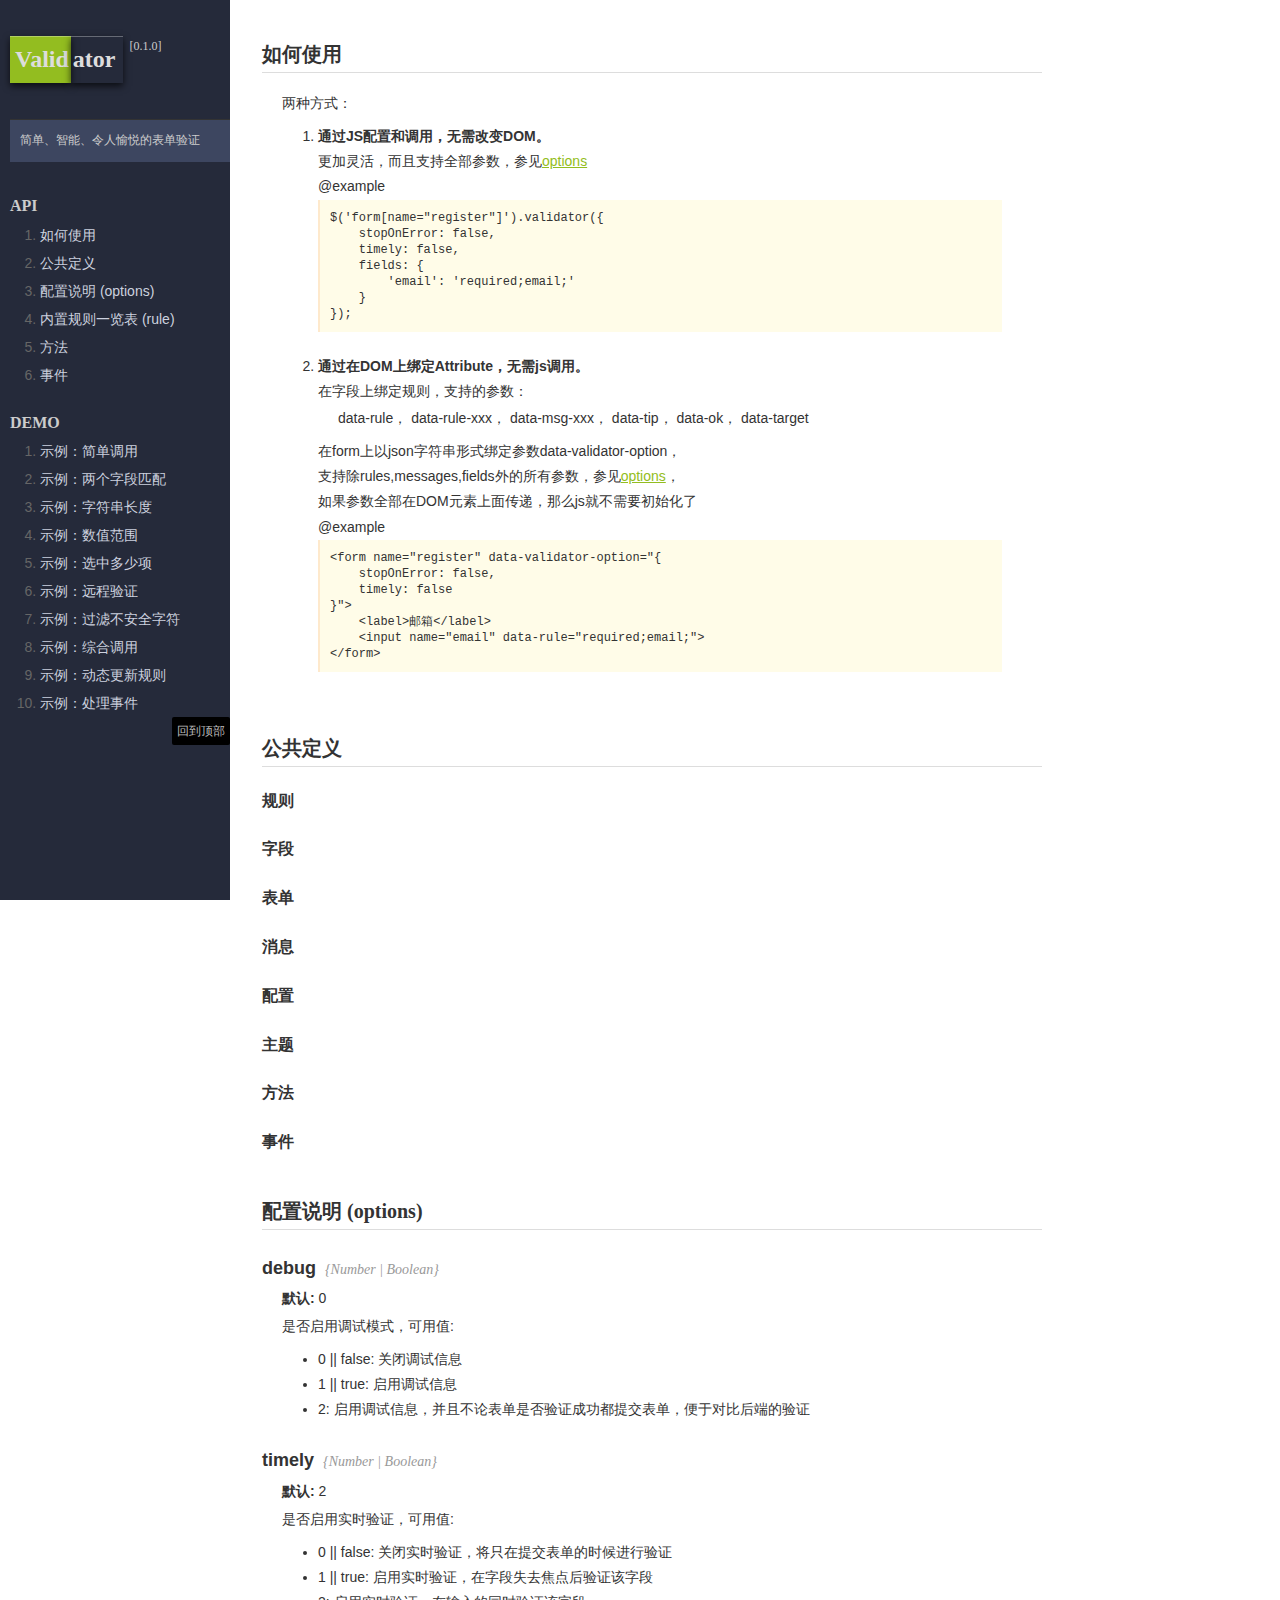
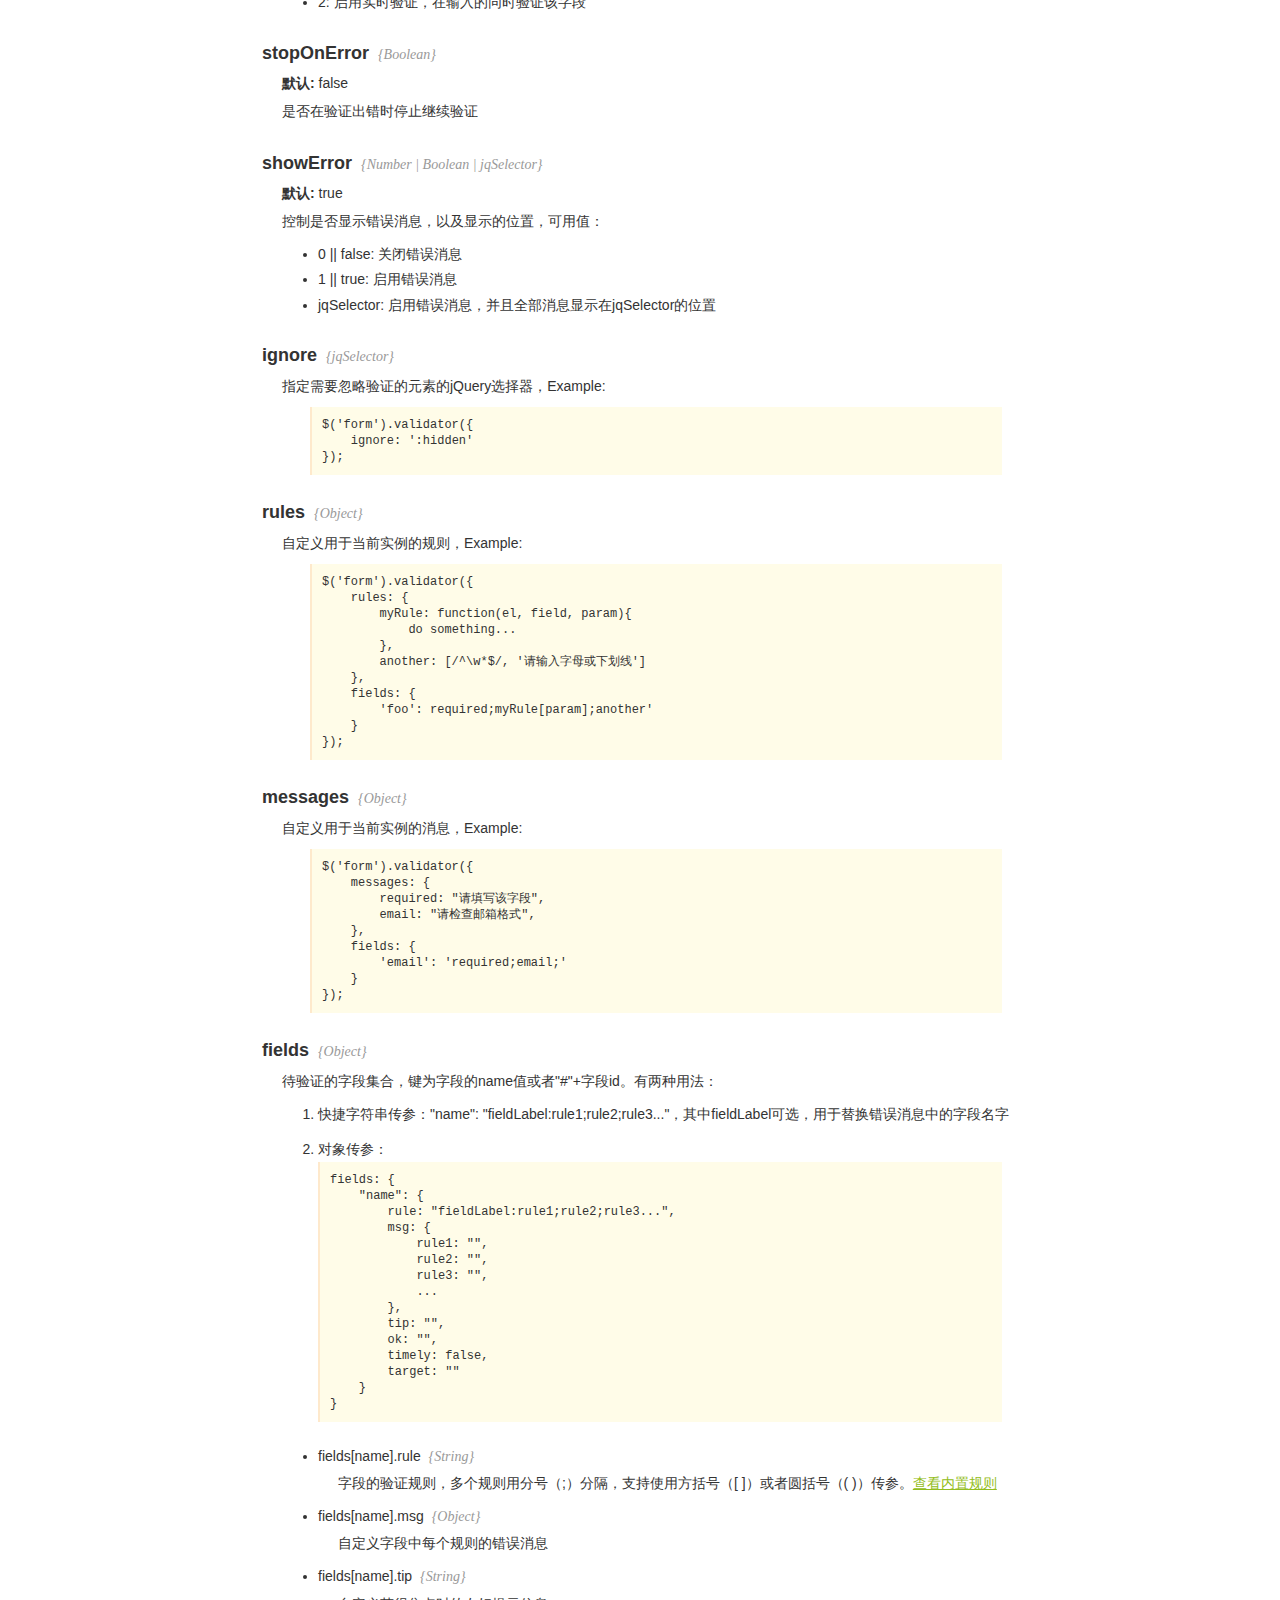
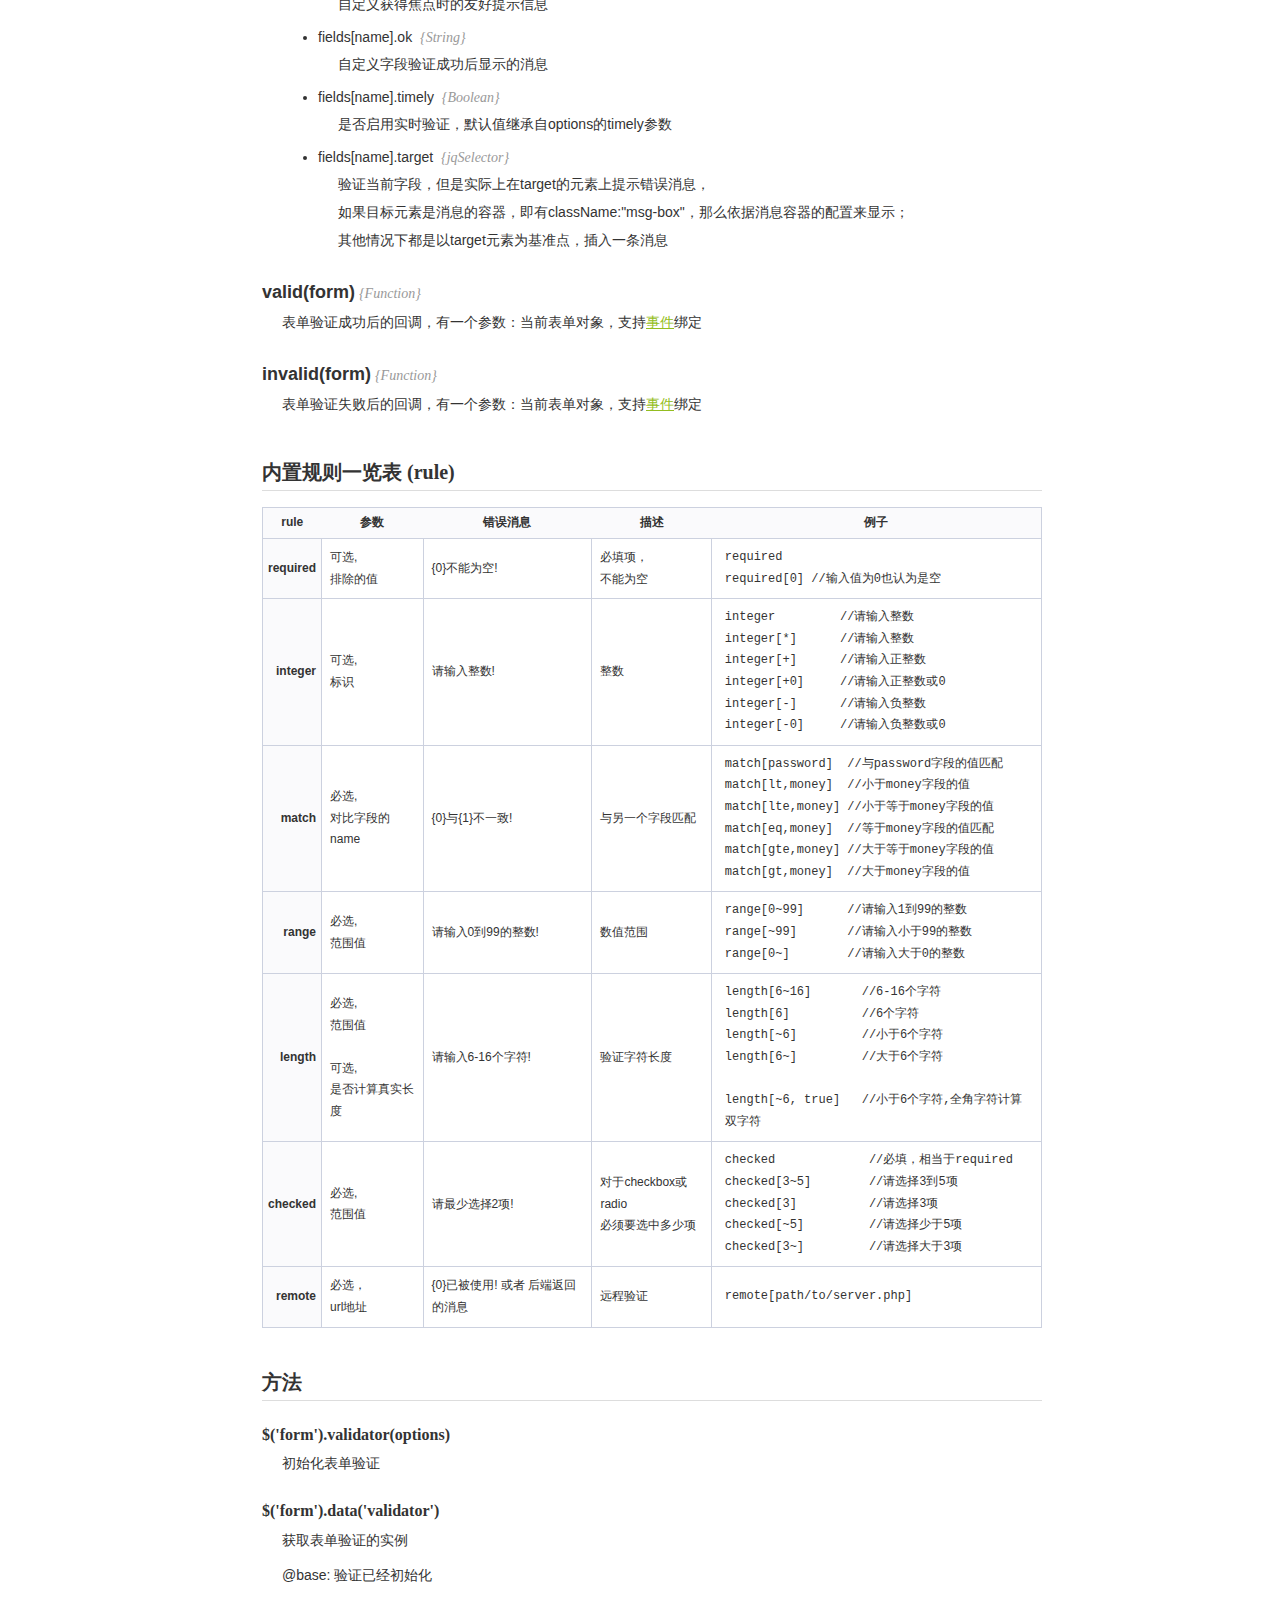
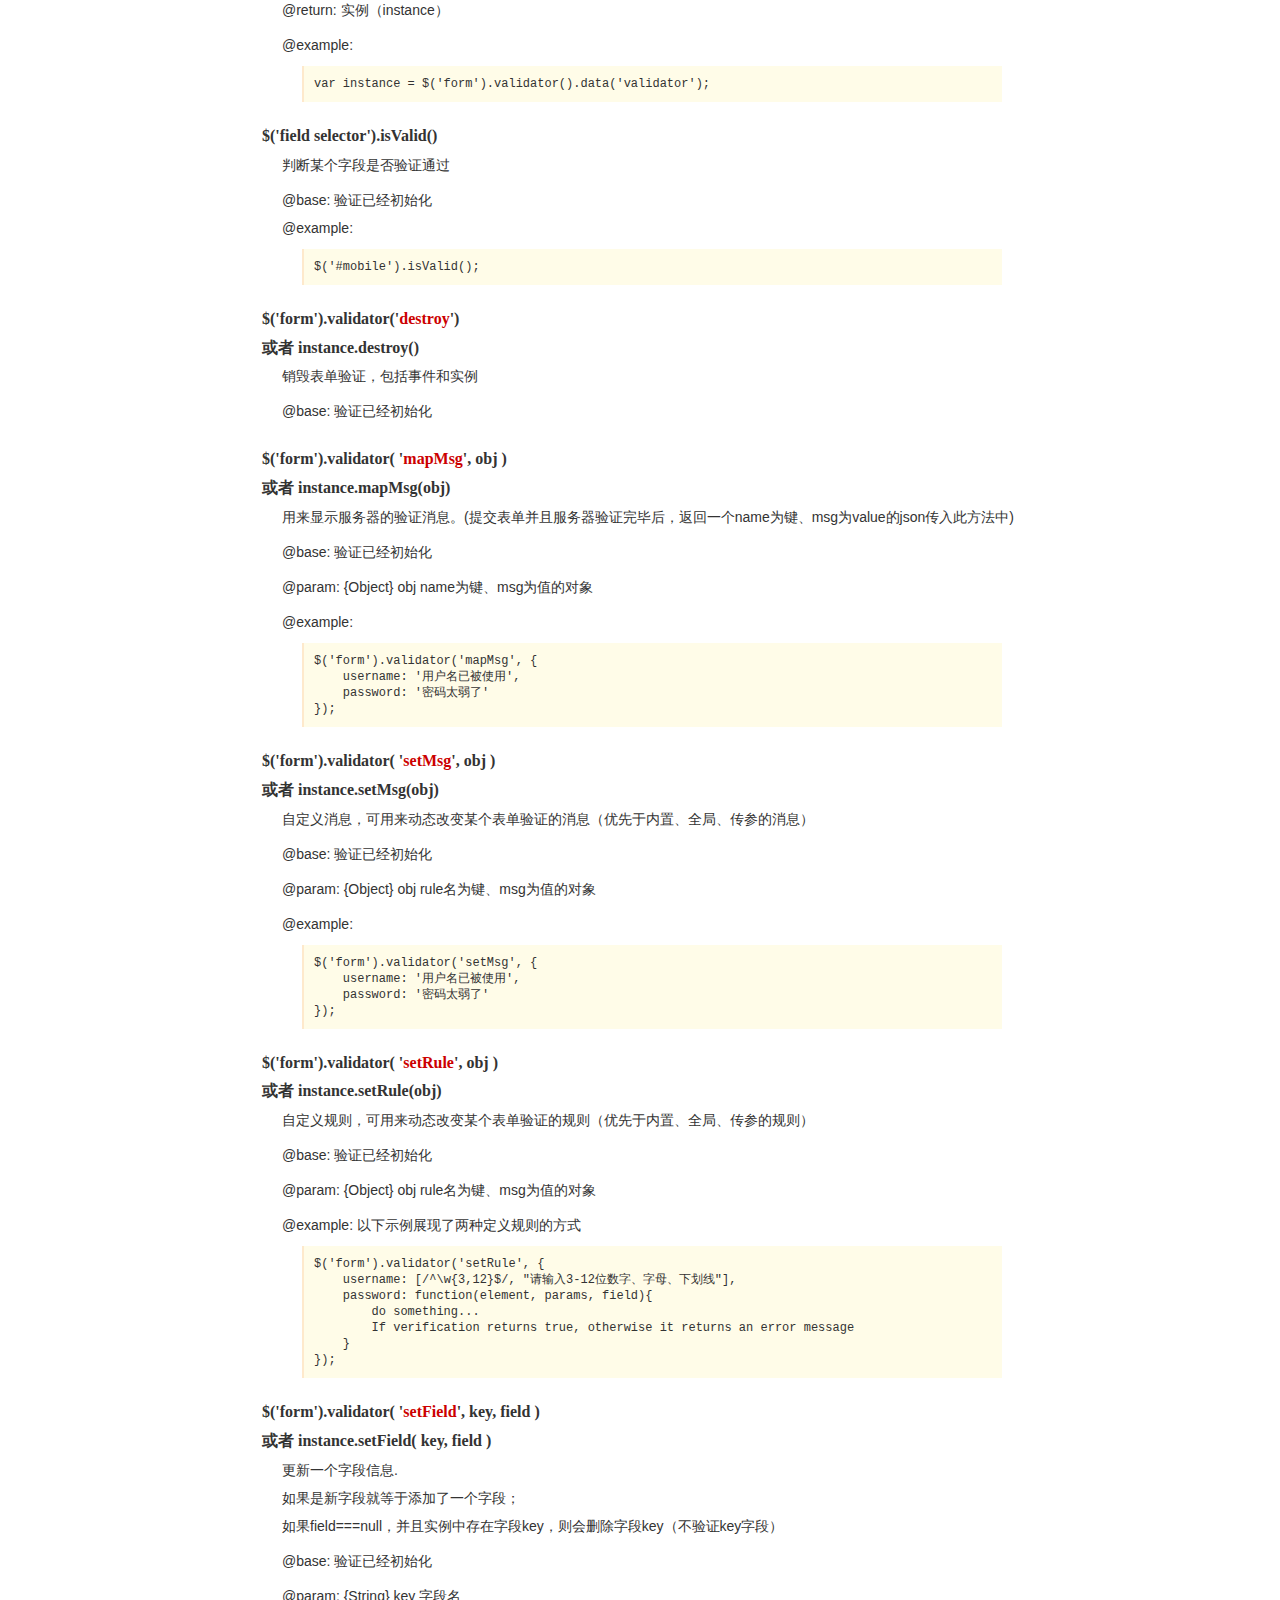
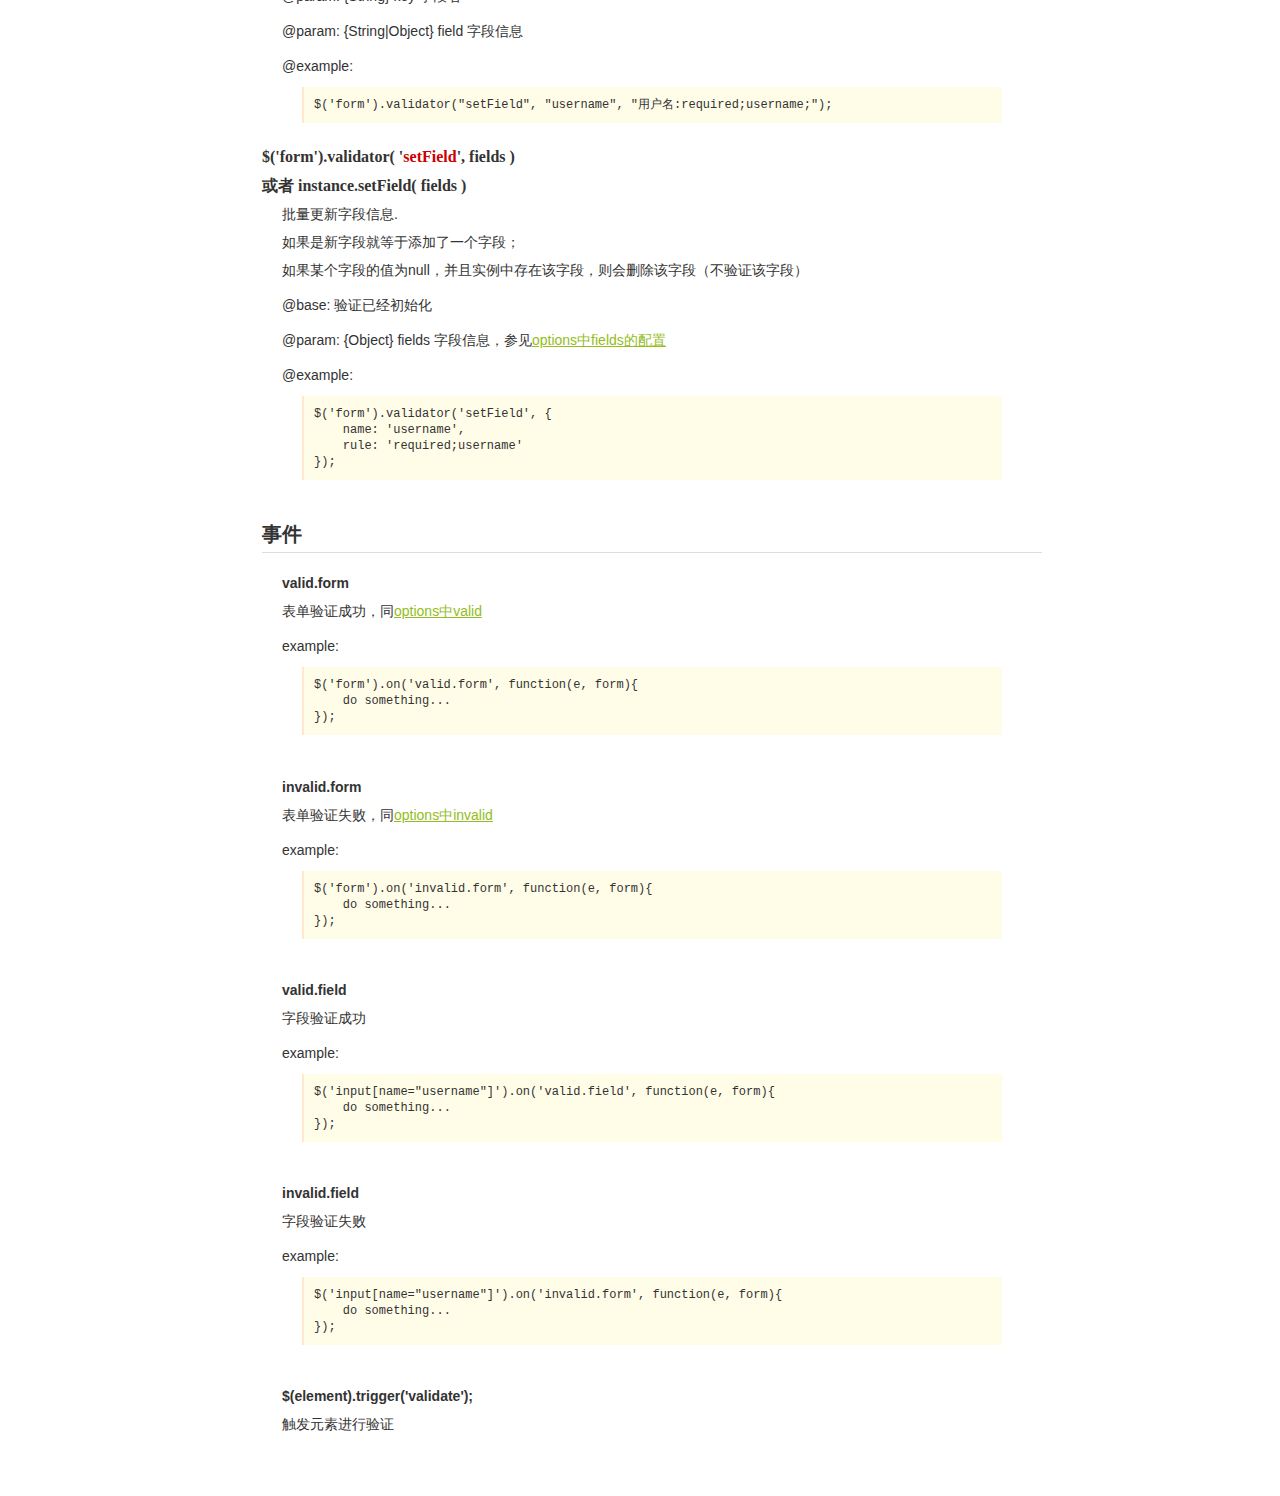
<file: index.html>
<!DOCTYPE html>
<html class="index">
<head>
    <meta charset="utf-8">
    <meta http-equiv="X-UA-Compatible" content="IE=edge,chrome=1">
    <meta name="viewport" content="width=device-width, minimum-scale=1.0">
    <title> Validator </title>
    <meta name="description" content="简单、智能、令人愉悦的表单验证解决方案">
    <link rel="stylesheet" href="css/style.css">
    <script src="js/jquery-1.7.2.min.js"></script>
    <!-- prettify -->
    <link rel="stylesheet" href="js/prettify/prettify.css">
    <script src="js/prettify/prettify.js"></script>
    <!-- plugin -->
    <link rel="stylesheet" href="js/validator/jquery.validator.css">
    <script src="js/validator/jquery.validator.js"></script>
    <script src="js/validator/local/zh_CN.js"></script>
    <script src="js/main.js"></script>
</head>
<body>
<div class="sidebar">
    <h1><span>Valid</span><em>ator</em> <sup class="version">[0.1.0]</sup></h1>
    <div class="description">简单、智能、令人愉悦的表单验证</div>
    <h3>API</h3>
    <ol>
        <li><a href="#plugin_usage">如何使用</a></li>
        <li><a href="#plugin_common">公共定义</a></li>
        <li><a href="#plugin_config">配置说明 (options)</a></li>
        <li><a href="#plugin_rule">内置规则一览表 (rule)</a></li>
        <li><a href="#plugin_method">方法</a></li>
        <li><a href="#plugin_event">事件</a></li>
    </ol>
    <h3>DEMO</h3>
    <ol>
        <li><a href="demos/simple.html">示例：简单调用</a></li>
        <li><a href="demos/match.html">示例：两个字段匹配</a></li>
        <li><a href="demos/length.html">示例：字符串长度</a></li>
        <li><a href="demos/range.html">示例：数值范围</a></li>
        <li><a href="demos/checked.html">示例：选中多少项</a></li>
        <li><a href="demos/remote.html">示例：远程验证</a></li>
        <li><a href="demos/safe.html">示例：过滤不安全字符</a></li>
        <li><a href="#plugin_demo_complex">示例：综合调用</a></li>
        <li><a href="#plugin_demo_update">示例：动态更新规则</a></li>
        <li><a href="#plugin_demo_event">示例：处理事件</a></li>
    </ol>
    <div class="totop"><a href="#">回到顶部</a></div>
</div>
  
  
  <div class="main-wrapper">
    <div class="main">
<!-- API -->

<h2 id="plugin_usage">如何使用</h2>
<p>两种方式：</p>
<ol>
<li><b>通过JS配置和调用，无需改变DOM。</b><br>
更加灵活，而且支持全部参数，参见<a href="#plugin_config">options</a><br>
@example
<pre class="demo">
$('form[name="register"]').validator({
    stopOnError: false,
    timely: false,
    fields: {
        'email': 'required;email;'
    }
});
</pre>
</li>

<li><b>通过在DOM上绑定Attribute，无需js调用。</b><br>
在字段上绑定规则，支持的参数：<br>
<p>data-rule，
data-rule-xxx，
data-msg-xxx，
data-tip，
data-ok，
data-target</p>
在form上以json字符串形式绑定参数data-validator-option，<br>
支持除rules,messages,fields外的所有参数，参见<a href="#plugin_config">options</a>，<br>
如果参数全部在DOM元素上面传递，那么js就不需要初始化了<br>
@example
<pre class="demo">
&lt;form name="register" data-validator-option="{
    stopOnError: false,
    timely: false
}"&gt;
    &lt;label&gt;邮箱&lt;/label&gt;
    &lt;input name="email" data-rule="required;email;"&gt;
&lt;/form&gt;
</pre>
</li>
</ol>

<h2 id="plugin_common">公共定义</h2>

<h3>规则</h3>
<h3>字段</h3>
<h3>表单</h3>
<h3>消息</h3>
<h3>配置</h3>
<h3>主题</h3>
<h3>方法</h3>
<h3>事件</h3>



<h2 id="plugin_config">配置说明 (options)</h2>

<div class="settings">
<h3>debug <em>{Number | Boolean}</em></h3>
<p><b>默认: </b>0<br>
是否启用调试模式，可用值:</p>
<ul>
    <li>0 || false: 关闭调试信息</li>
    <li>1 || true: 启用调试信息</li>
    <li>2: 启用调试信息，并且不论表单是否验证成功都提交表单，便于对比后端的验证</li>
</ul>

<h3>timely <em>{Number | Boolean}</em></h3>
<p><b>默认: </b>2<br>
是否启用实时验证，可用值:</p>
<ul>
    <li>0 || false: 关闭实时验证，将只在提交表单的时候进行验证</li>
    <li>1 || true: 启用实时验证，在字段失去焦点后验证该字段</li>
    <li>2: 启用实时验证，在输入的同时验证该字段</li>
</ul>

<h3>stopOnError <em>{Boolean}</em></h3>
<p><b>默认: </b>false<br>是否在验证出错时停止继续验证</p>

<h3>showError <em>{Number | Boolean | jqSelector}</em></h3>
<p><b>默认: </b>true<br>
控制是否显示错误消息，以及显示的位置，可用值：</p>
<ul>
    <li>0 || false: 关闭错误消息</li>
    <li>1 || true: 启用错误消息</li>
    <li>jqSelector: 启用错误消息，并且全部消息显示在jqSelector的位置</li>
</ul>

<h3>ignore <em>{jqSelector}</em></h3>
<p>指定需要忽略验证的元素的jQuery选择器，Example: </p>
<pre class="demo" style="margin-left:4em">
$('form').validator({
    ignore: ':hidden'
});
</pre>

<h3>rules <em>{Object}</em></h3>
<p>自定义用于当前实例的规则，Example: </p>
<pre class="demo" style="margin-left:4em">
$('form').validator({
    rules: {
        myRule: function(el, field, param){
            do something...
        },
        another: [/^\w*$/, '请输入字母或下划线']
    },
    fields: {
        'foo': required;myRule[param];another'
    }
});
</pre>

<h3>messages <em>{Object}</em></h3>
<p>自定义用于当前实例的消息，Example:</p>
<pre class="demo" style="margin-left:4em">
$('form').validator({
    messages: {
        required: "请填写该字段",
        email: "请检查邮箱格式",
    },
    fields: {
        'email': 'required;email;'
    }
});
</pre>

<h3 id="options_fields">fields <em>{Object}</em></h3>
<p>待验证的字段集合，键为字段的name值或者"#"+字段id。有两种用法：</p>
<ol>
    <li>快捷字符串传参："name": "fieldLabel:rule1;rule2;rule3..."，其中fieldLabel可选，用于替换错误消息中的字段名字</li>
    <li>对象传参：<br>
<pre class="demo">
fields: {
    "name": {
        rule: "fieldLabel:rule1;rule2;rule3...",
        msg: {
            rule1: "",
            rule2: "",
            rule3: "",
            ...
        },
        tip: "",
        ok: "",
        timely: false,
        target: ""
    }
}
</pre>
    </li>
</ol>

<ul>
    <li>fields[name].rule <em>{String}</em><br>
       <p>字段的验证规则，多个规则用分号（;）分隔，支持使用方括号（[ ]）或者圆括号（( )）传参。<a href="#plugin_rule">查看内置规则</a></p> 
    </li>
    <li>fields[name].msg <em>{Object}</em><br>
        <p>自定义字段中每个规则的错误消息</p>
    </li>
    <li>fields[name].tip <em>{String}</em><br>
        <p>自定义获得焦点时的友好提示信息</p>
    </li>
    <li>fields[name].ok <em>{String}</em><br>
        <p>自定义字段验证成功后显示的消息</p>
    </li>
    <li>fields[name].timely <em>{Boolean}</em><br>
        <p>是否启用实时验证，默认值继承自options的timely参数</p>
    </li>
    <li>fields[name].target <em>{jqSelector}</em><br>
        <p>验证当前字段，但是实际上在target的元素上提示错误消息，<br>
        如果目标元素是消息的容器，即有className:"msg-box"，那么依据消息容器的配置来显示；<br>
        其他情况下都是以target元素为基准点，插入一条消息
        </p>
    </li>
</ul>



<h3 id="options_valid">valid(form)<em>{Function}</em></h3>
<p>表单验证成功后的回调，有一个参数：当前表单对象，支持<a href="#plugin_event">事件</a>绑定</p>

<h3 id="options_invalid">invalid(form)<em>{Function}</em></h3>
<p>表单验证失败后的回调，有一个参数：当前表单对象，支持<a href="#plugin_event">事件</a>绑定</p>



</div>

<h2 id="plugin_rule">内置规则一览表 (rule)</h2>
<table class="table">
<thead>
<tr><th>rule</th>
    <th>参数</th>
    <th>错误消息</th>
    <th>描述</th>
    <th>例子</th>
</tr>
</thead>
<tbody>
<tr>
    <th>required</th>
    <td>可选,<br>排除的值</td>
    <td>{0}不能为空!</td>
    <td>
    必填项，<br>不能为空
    </td>
    <td>
<pre>
required
required[0] //输入值为0也认为是空
</pre> 
    </td>
</tr>

<tr>
    <th>integer</th>
    <td>可选,<br>标识</td>
    <td>请输入整数!</td>
    <td>整数</td>
    <td>
<pre>
integer         //请输入整数
integer[*]      //请输入整数
integer[+]      //请输入正整数
integer[+0]     //请输入正整数或0
integer[-]      //请输入负整数
integer[-0]     //请输入负整数或0
</pre> 
    </td>
</tr>

<tr>
    <th>match</th>
    <td>必选,<br>对比字段的name</td>
    <td>{0}与{1}不一致!</td>
    <td>
    与另一个字段匹配
    </td>
    <td>
<pre>
match[password]  //与password字段的值匹配
match[lt,money]  //小于money字段的值
match[lte,money] //小于等于money字段的值
match[eq,money]  //等于money字段的值匹配
match[gte,money] //大于等于money字段的值
match[gt,money]  //大于money字段的值
</pre> 
    </td>
</tr>

<tr>
    <th>range</th>
    <td>必选,<br>范围值</td>
    <td>请输入0到99的整数!</td>
    <td>数值范围</td>
    <td>
<pre>
range[0~99]      //请输入1到99的整数
range[~99]       //请输入小于99的整数
range[0~]        //请输入大于0的整数
</pre>
</td>
</tr>

<tr>
    <th>length</th>
    <td>必选,<br>范围值<br><br>可选,<br>是否计算真实长度</td>
    <td>请输入6-16个字符!</td>
    <td>验证字符长度</td>
    <td>
<pre>
length[6~16]       //6-16个字符
length[6]          //6个字符
length[~6]         //小于6个字符
length[6~]         //大于6个字符

length[~6, true]   //小于6个字符,全角字符计算双字符
</pre> 
    </td>
</tr>

<tr>
    <th>checked</th>
    <td>必选,<br>范围值</td>
    <td>请最少选择2项!</td>
    <td>对于checkbox或radio<br>必须要选中多少项</td>
    <td>
<pre>
checked             //必填，相当于required
checked[3~5]        //请选择3到5项
checked[3]          //请选择3项
checked[~5]         //请选择少于5项
checked[3~]         //请选择大于3项
</pre>
</td>
</tr>

<tr>
    <th>remote</th>
    <td>必选，<br>url地址</td>
    <td>{0}已被使用! 或者 后端返回的消息</td>
    <td>远程验证</td>
    <td>
<pre>
remote[path/to/server.php]
</pre> 
    </td>
</tr>

</tbody>
</table>

<!--方法-->
<h2 id="plugin_method">方法</h2>

<h3>$('form').validator(options)</h3>
<p>初始化表单验证</p>

<h3>$('form').data('validator') </h3>
<p>获取表单验证的实例</p>
<p>@base: 验证已经初始化</p>
<p>@return: 实例（instance）</p>
<p>@example:</p>
<pre class="demo ml40">
var instance = $('form').validator().data('validator');
</pre>

<h3>$('field selector').isValid()</h3>
<p>判断某个字段是否验证通过</p>
<p>@base: 验证已经初始化
<br>@example:
</p>
<pre class="demo ml40">
$('#mobile').isValid();
</pre>

<h3>$('form').validator('<span class="red">destroy</span>') 
<br>或者 instance.destroy()
</h3>
<p>销毁表单验证，包括事件和实例</p>
<p>@base: 验证已经初始化</p>

<h3>$('form').validator( '<span class="red">mapMsg</span>', obj )
<br>或者 instance.mapMsg(obj)
</h3>
<p>用来显示服务器的验证消息。(提交表单并且服务器验证完毕后，返回一个name为键、msg为value的json传入此方法中)</p>
<p>@base: 验证已经初始化</p>
<p>@param: {Object} obj name为键、msg为值的对象</p>
<p>@example:</p>
<pre class="demo ml40">
$('form').validator('mapMsg', {
    username: '用户名已被使用',
    password: '密码太弱了'
});
</pre>

<h3>$('form').validator( '<span class="red">setMsg</span>', obj )
<br>或者 instance.setMsg(obj)
</h3>
<p>自定义消息，可用来动态改变某个表单验证的消息（优先于内置、全局、传参的消息）</p>
<p>@base: 验证已经初始化</p>
<p>@param: {Object} obj rule名为键、msg为值的对象</p>
<p>@example:</p>
<pre class="demo ml40">
$('form').validator('setMsg', {
    username: '用户名已被使用',
    password: '密码太弱了'
});
</pre>

<h3>$('form').validator( '<span class="red">setRule</span>', obj )
<br>或者 instance.setRule(obj)
</h3>
<p>自定义规则，可用来动态改变某个表单验证的规则（优先于内置、全局、传参的规则）</p>
<p>@base: 验证已经初始化</p>
<p>@param: {Object} obj rule名为键、msg为值的对象</p>
<p>@example: 以下示例展现了两种定义规则的方式</p>
<pre class="demo ml40">
$('form').validator('setRule', {
    username: [/^\w{3,12}$/, "请输入3-12位数字、字母、下划线"],
    password: function(element, params, field){
        do something...
        If verification returns true, otherwise it returns an error message
    }
});
</pre>


<h3>$('form').validator( '<span class="red">setField</span>', key, field )
<br>或者 instance.setField( key, field )
</h3>
<p>更新一个字段信息.
<br>如果是新字段就等于添加了一个字段；
<br>如果field===null，并且实例中存在字段key，则会删除字段key（不验证key字段）
</p>
<p>@base: 验证已经初始化</p>
<p>@param: {String} key 字段名</p>
<p>@param: {String|Object} field 字段信息</p>
<p>@example:</p>
<pre class="demo ml40">
$('form').validator("setField", "username", "用户名:required;username;");
</pre>

<h3>$('form').validator( '<span class="red">setField</span>', fields )
<br>或者 instance.setField( fields )
</h3>
<p>批量更新字段信息.
<br>如果是新字段就等于添加了一个字段；
<br>如果某个字段的值为null，并且实例中存在该字段，则会删除该字段（不验证该字段）
</p>
<p>@base: 验证已经初始化</p>
<p>@param: {Object} fields 字段信息，参见<a href="#options_fields">options中fields的配置</a></p>
<p>@example:</p>
<pre class="demo ml40">
$('form').validator('setField', {
    name: 'username', 
    rule: 'required;username'
});
</pre>

<!--事件-->
<h2 id="plugin_event">事件</h2>
<p><b>valid.form</b><br>表单验证成功，同<a href="#options_valid">options中valid</a></p>
<p>example:</p>
<pre class="demo ml40">
$('form').on('valid.form', function(e, form){
    do something...
});
</pre><br>

<p><b>invalid.form</b><br>表单验证失败，同<a href="#options_invalid">options中invalid</a></p>
<p>example:</p>
<pre class="demo ml40">
$('form').on('invalid.form', function(e, form){
    do something...
});
</pre><br>

<p><b>valid.field</b><br>字段验证成功</p>
<p>example:</p>
<pre class="demo ml40">
$('input[name="username"]').on('valid.field', function(e, form){
    do something...
});
</pre><br>

<p><b>invalid.field</b><br>字段验证失败</p>
<p>example:</p>
<pre class="demo ml40">
$('input[name="username"]').on('invalid.form', function(e, form){
    do something...
});
</pre><br>

<p><b>$(element).trigger('validate');</b><br>触发元素进行验证</p>
<br><br>


    </div>
  </div>

<!--div id="footer-wrapper">
  <footer>
    <p class="powered">
        <a href="http://niceue.com">Jony</a>
    </p>
  </footer>
</div-->
  </body>
</html>
</file>
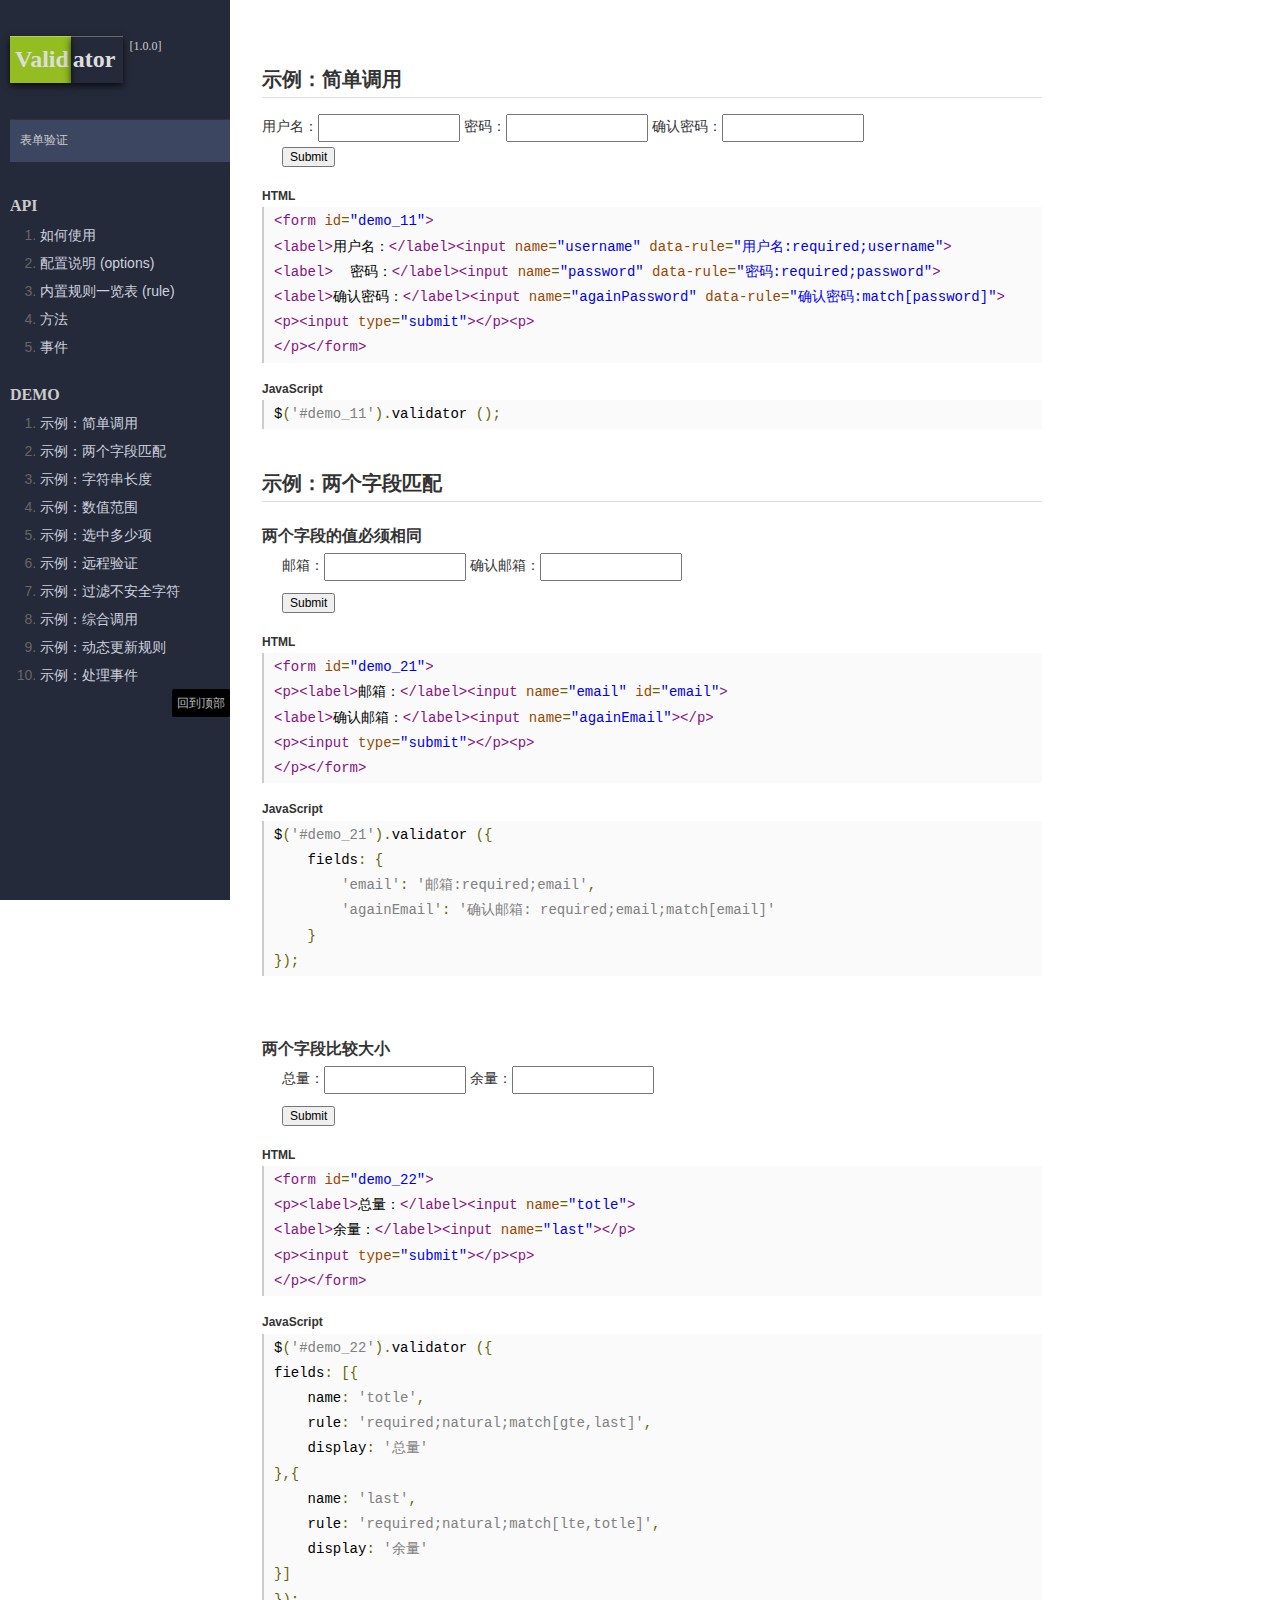
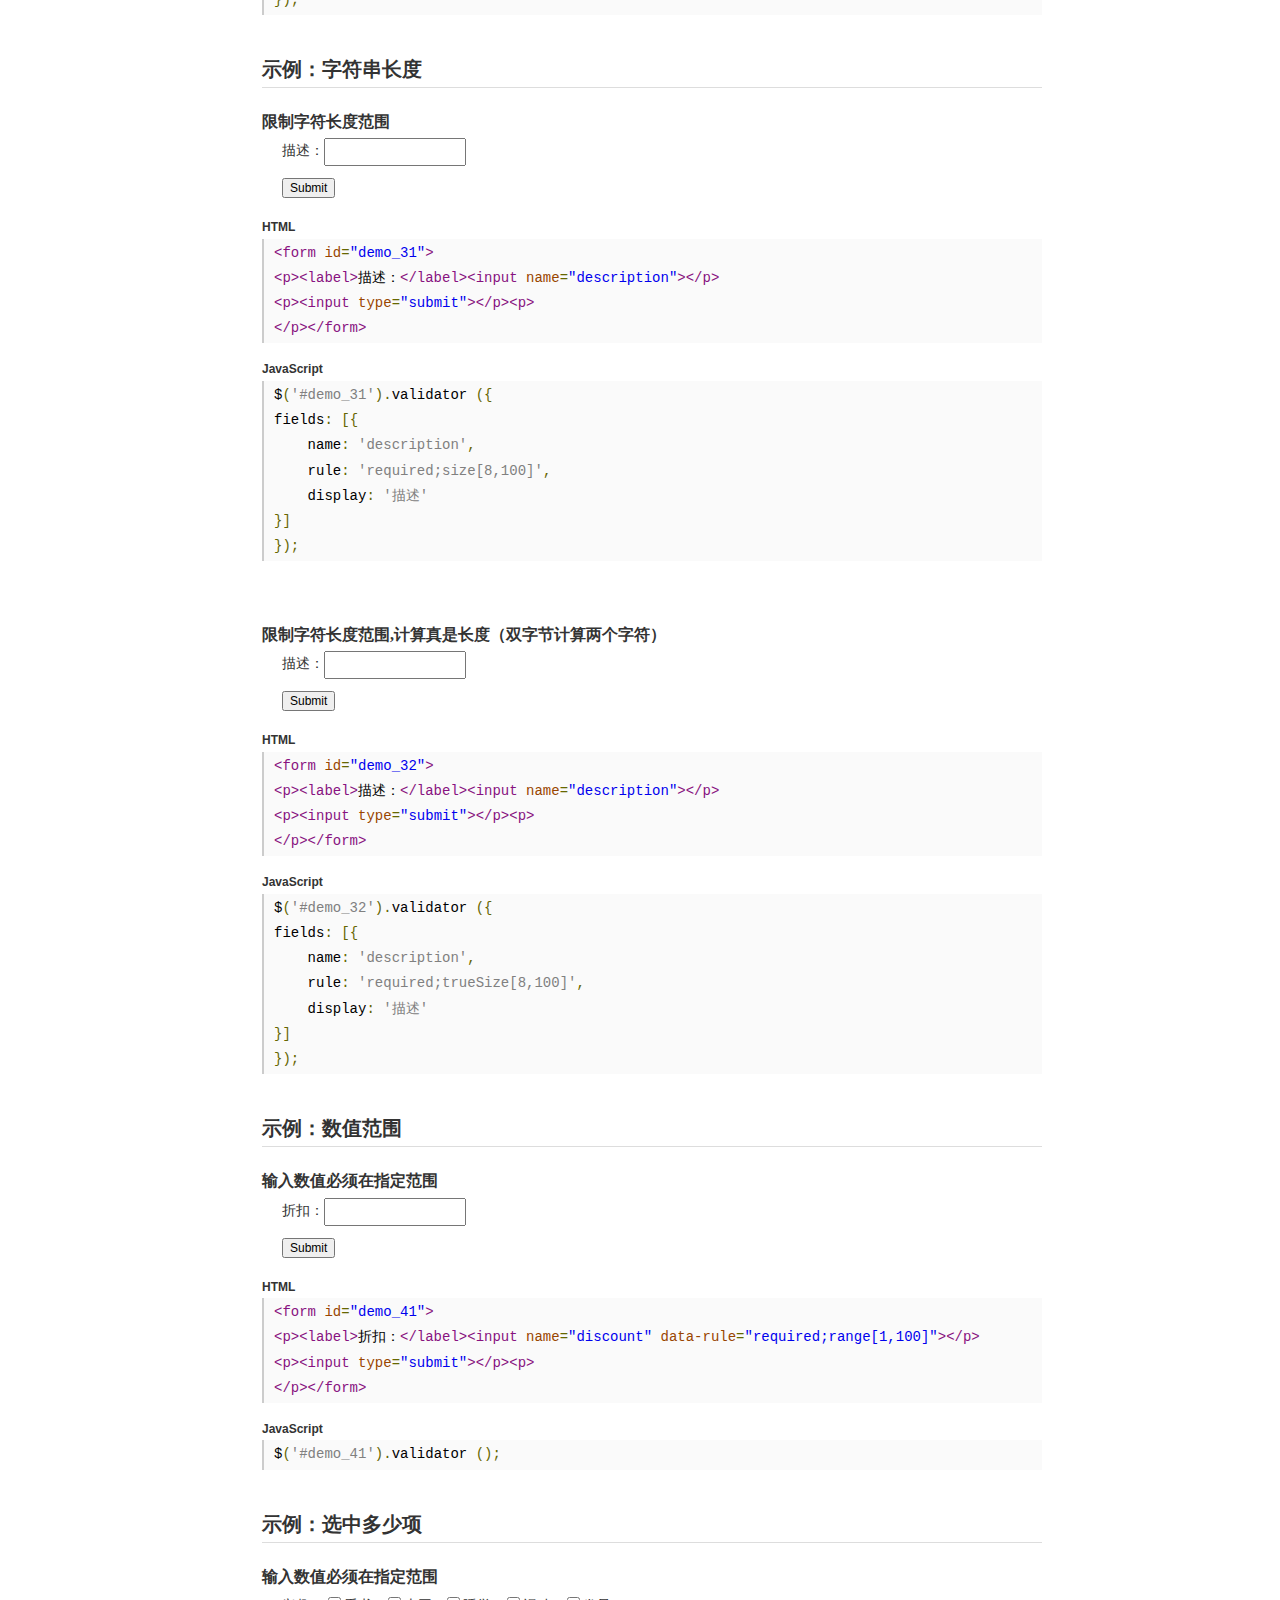
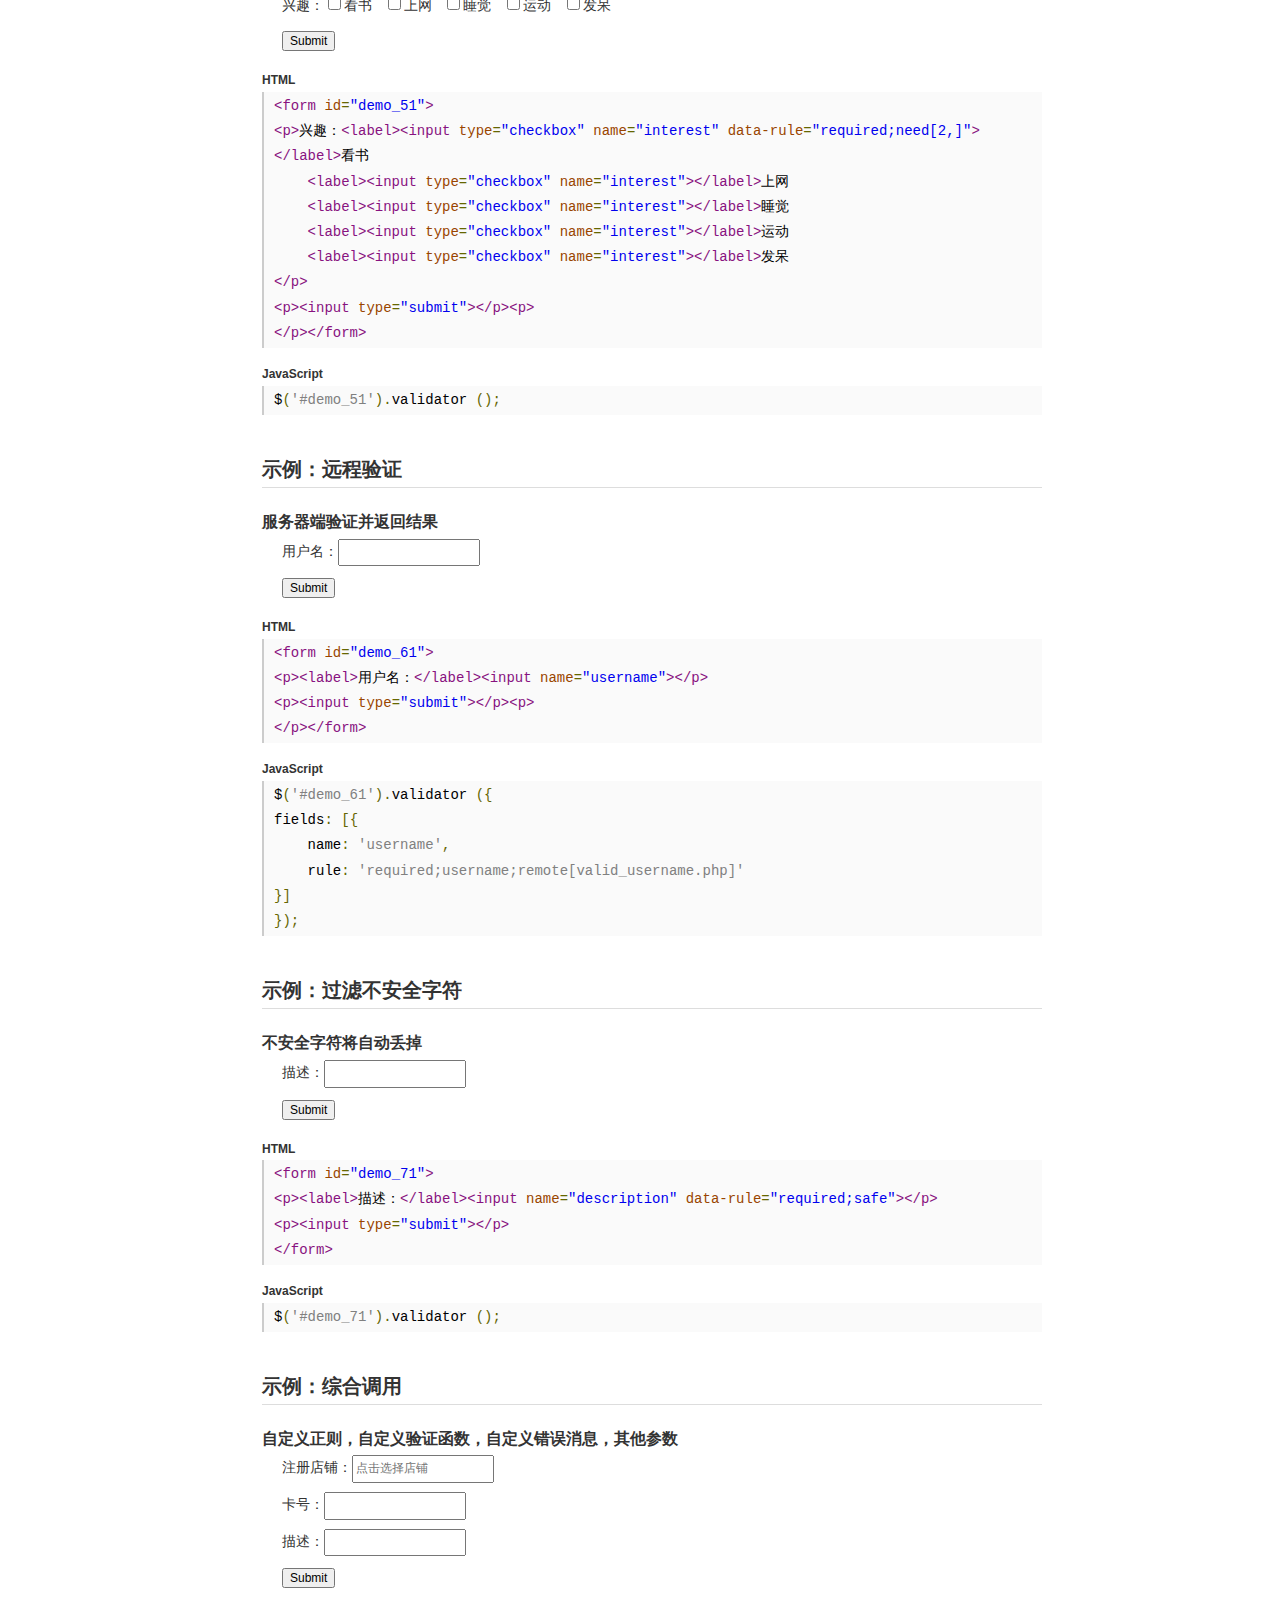
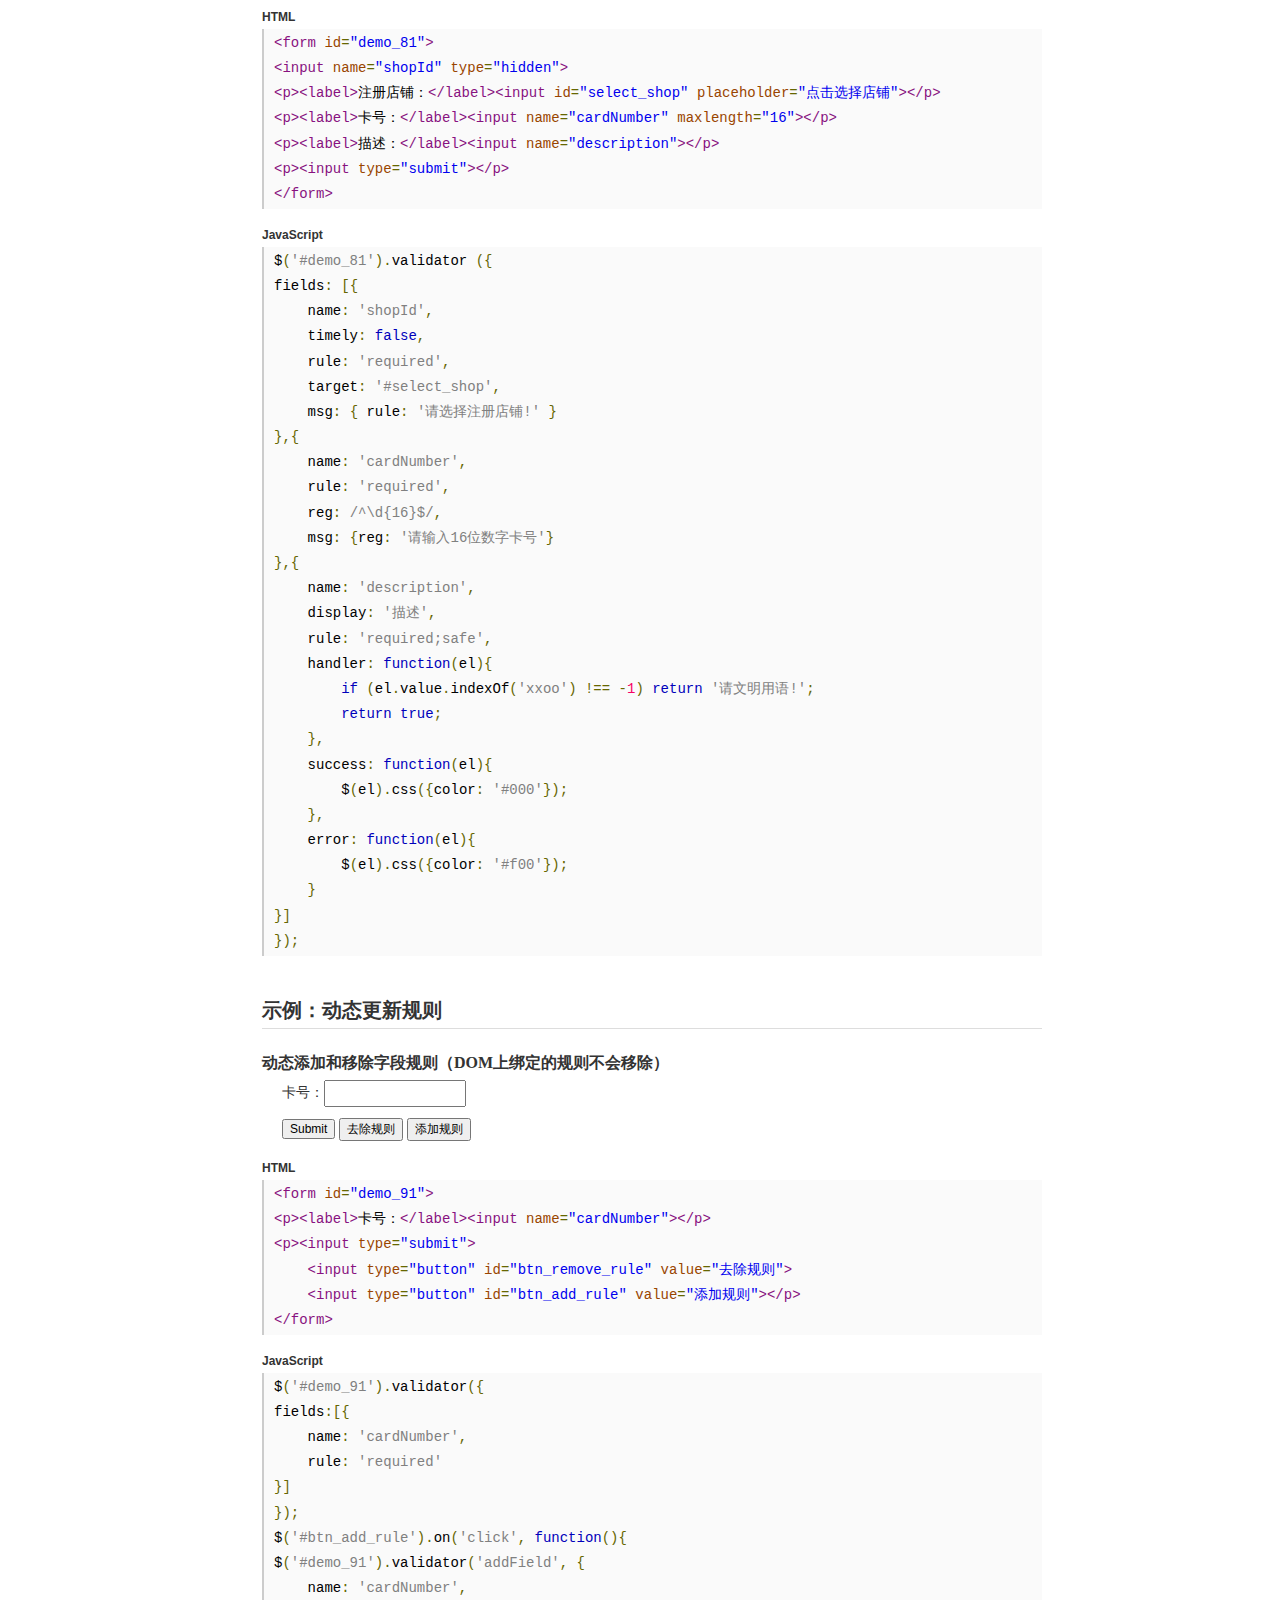
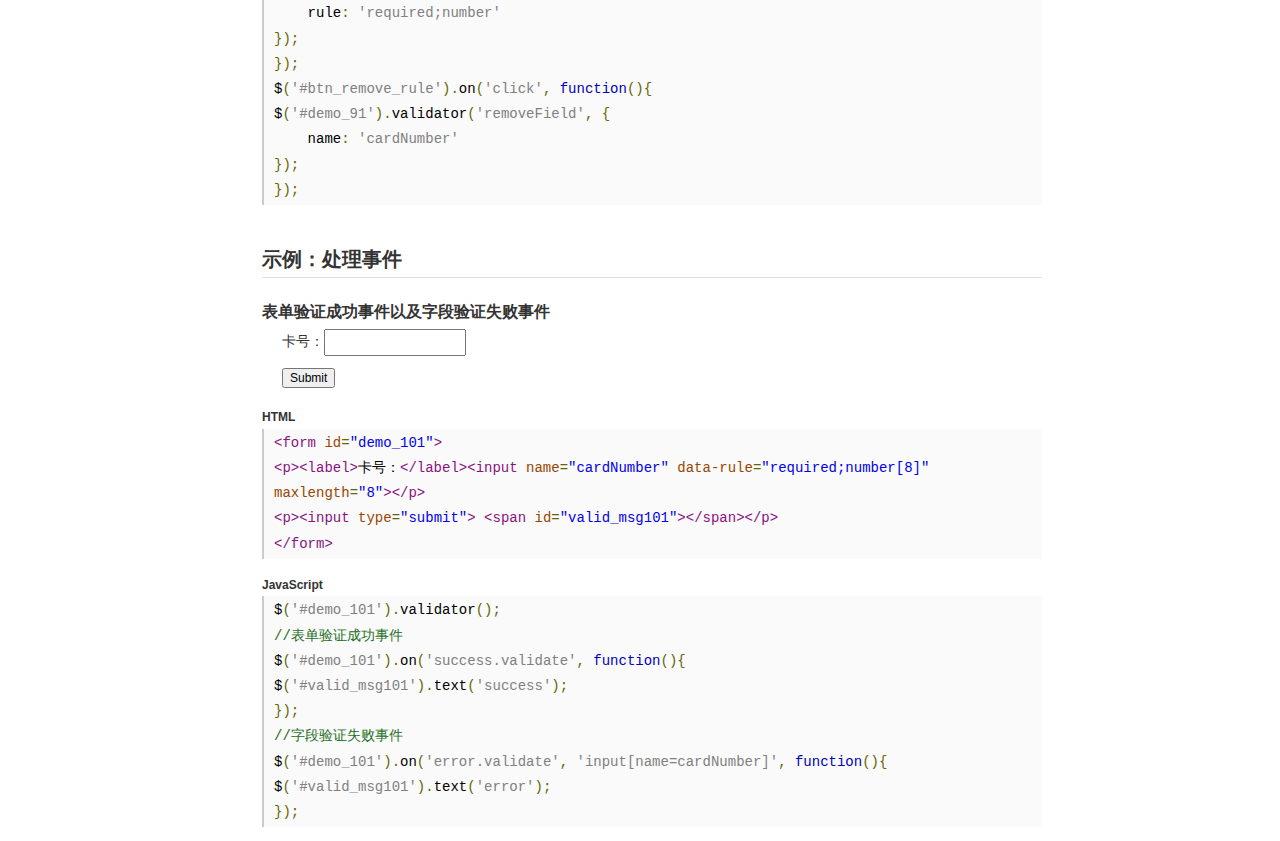
<file: demos/checked.html>
<!DOCTYPE html>
<html>
<head>
    <meta charset="utf-8">
    <meta http-equiv="X-UA-Compatible" content="IE=edge,chrome=1">
    <meta name="viewport" content="width=device-width, minimum-scale=1.0">
    <title> Validator </title>
    <link rel="stylesheet" href="../css/style.css">
    <script src="../js/jquery-1.7.2.min.js"></script>
    <!-- prettify -->
    <link rel="stylesheet" href="../js/prettify/prettify.css">
    <script src="../js/prettify/prettify.js"></script>
    <!-- plugin -->
    <link rel="stylesheet" href="../js/validator/jquery.validator.css">
    <script src="../js/validator/jquery.validator.js"></script>
    <script src="../js/validator/local/zh_CN.js"></script>
    <script src="../js/main.js"></script>
</head>
<body>
<div class="sidebar">
    <h1><span>Valid</span><em>ator</em> <sup class="version">[1.0.0]</sup></h1>
    <div class="description">表单验证</div>
    <h3>API</h3>
    <ol>
        <li><a href="../index.html#plugin_usage">如何使用</a></li>
        <li><a href="../index.html#plugin_config">配置说明 (options)</a></li>
        <li><a href="../index.html#plugin_rule">内置规则一览表 (rule)</a></li>
        <li><a href="../index.html#plugin_method">方法</a></li>
        <li><a href="../index.html#plugin_event">事件</a></li>
    </ol>
    <h3>DEMO</h3>
    <ol>
        <li><a href="simple.html">示例：简单调用</a></li>
        <li><a href="match.html">示例：两个字段匹配</a></li>
        <li><a href="length.html">示例：字符串长度</a></li>
        <li><a href="range.html">示例：数值范围</a></li>
        <li><a href="checked.html">示例：选中多少项</a></li>
        <li><a href="remote.html">示例：远程验证</a></li>
        <li><a href="safe.html">示例：过滤不安全字符</a></li>
        <li><a href="#plugin_demo_complex">示例：综合调用</a></li>
        <li><a href="#plugin_demo_update">示例：动态更新规则</a></li>
        <li><a href="#plugin_demo_event">示例：处理事件</a></li>
    </ol>
    <div class="totop"><a href="#">回到顶部</a></div>
</div>
  
  
  <div class="main-wrapper">
    <div class="main">


<!-- DEMO -->
<br>
<h2 id="plugin_demo_simple">示例：简单调用</h2>
<div class="demo_html">
<form id="demo_11">
<label>用户名：</label><input name="username" data-rule="用户名:required;username">
<label>  密码：</label><input name="password" data-rule="密码:required;password">
<label>确认密码：</label><input name="againPassword" data-rule="确认密码:match[password]">
<p><input type="submit"><p>
</form>
</div>
<h6>JavaScript</h6>
<pre class="prettyprint js">
$('#demo_11').validator ();
</pre>

<h2 id="plugin_demo_match">示例：两个字段匹配</h2>
<h3>两个字段的值必须相同</h3>
<div class="demo_html">
<form id="demo_21">
<p><label>邮箱：</label><input name="email" id="email">
<label>确认邮箱：</label><input name="againEmail"></p>
<p><input type="submit"><p>
</form>
</div>
<h6>JavaScript</h6>
<pre class="prettyprint js">
$('#demo_21').validator ({
    fields: {
        'email': '邮箱:required;email',
        'againEmail': '确认邮箱: required;email;match[email]'
    }
});
</pre>
<br>
<h3>两个字段比较大小</h3>
<div class="demo_html">
<form id="demo_22">
<p><label>总量：</label><input name="totle">
<label>余量：</label><input name="last"></p>
<p><input type="submit"><p>
</form>
</div>
<h6>JavaScript</h6>
<pre class="prettyprint js">
$('#demo_22').validator ({
fields: [{
    name: 'totle',
    rule: 'required;natural;match[gte,last]',
    display: '总量'
},{
    name: 'last',
    rule: 'required;natural;match[lte,totle]',
    display: '余量'
}]
});
</pre>


<h2 id="plugin_demo_size">示例：字符串长度</h2>
<h3>限制字符长度范围</h3>
<div class="demo_html">
<form id="demo_31">
<p><label>描述：</label><input name="description"></p>
<p><input type="submit"><p>
</form>
</div>
<h6>JavaScript</h6>
<pre class="prettyprint js">
$('#demo_31').validator ({
fields: [{
    name: 'description',
    rule: 'required;size[8,100]',
    display: '描述'
}]
});
</pre>
<br>
<h3>限制字符长度范围,计算真是长度（双字节计算两个字符）</h3>
<div class="demo_html">
<form id="demo_32">
<p><label>描述：</label><input name="description"></p>
<p><input type="submit"><p>
</form>
</div>
<h6>JavaScript</h6>
<pre class="prettyprint js">
$('#demo_32').validator ({
fields: [{
    name: 'description',
    rule: 'required;trueSize[8,100]',
    display: '描述'
}]
});
</pre>

<h2 id="plugin_demo_range">示例：数值范围</h2>
<h3>输入数值必须在指定范围</h3>
<div class="demo_html">
<form id="demo_41">
<p><label>折扣：</label><input name="discount" data-rule="required;range[1,100]"></p>
<p><input type="submit"><p>
</form>
</div>
<h6>JavaScript</h6>
<pre class="prettyprint js">
$('#demo_41').validator ();
</pre>

<h2 id="plugin_demo_need">示例：选中多少项</h2>
<h3>输入数值必须在指定范围</h3>
<div class="demo_html">
<form id="demo_51">
<p>兴趣：<label><input type="checkbox" name="interest" data-rule="required;need[2,]"></label>看书 &nbsp;
    <label><input type="checkbox" name="interest"></label>上网 &nbsp;
    <label><input type="checkbox" name="interest"></label>睡觉 &nbsp;
    <label><input type="checkbox" name="interest"></label>运动 &nbsp;
    <label><input type="checkbox" name="interest"></label>发呆
</p>
<p><input type="submit"><p>
</form>
</div>
<h6>JavaScript</h6>
<pre class="prettyprint js">
$('#demo_51').validator ();
</pre>

<h2 id="plugin_demo_remote">示例：远程验证</h2>
<h3>服务器端验证并返回结果</h3>
<div class="demo_html">
<form id="demo_61">
<p><label>用户名：</label><input name="username"></p>
<p><input type="submit"><p>
</form>
</div>
<h6>JavaScript</h6>
<pre class="prettyprint js">
$('#demo_61').validator ({
fields: [{
    name: 'username',
    rule: 'required;username;remote[valid_username.php]'
}]
});
</pre>

<h2 id="plugin_demo_safe">示例：过滤不安全字符</h2>
<h3>不安全字符将自动丢掉</h3>
<div class="demo_html">
<form id="demo_71">
<p><label>描述：</label><input name="description" data-rule="required;safe"></p>
<p><input type="submit"></p>
</form>
</div>
<h6>JavaScript</h6>
<pre class="prettyprint js">
$('#demo_71').validator ();
</pre>

<h2 id="plugin_demo_complex">示例：综合调用</h2>
<h3>自定义正则，自定义验证函数，自定义错误消息，其他参数</h3>
<div class="demo_html">
<form id="demo_81">
<input name="shopId" type="hidden">
<p><label>注册店铺：</label><input id="select_shop" placeholder="点击选择店铺"></p>
<p><label>卡号：</label><input name="cardNumber" maxlength=16></p>
<p><label>描述：</label><input name="description"></p>
<p><input type="submit"></p>
</form>
</div>
<h6>JavaScript</h6>
<pre class="prettyprint js">
$('#demo_81').validator ({
fields: [{
    name: 'shopId',
    timely: false,
    rule: 'required',
    target: '#select_shop',
    msg: { rule: '请选择注册店铺!' }
},{
    name: 'cardNumber',
    rule: 'required',
    reg: /^\d{16}$/,
    msg: {reg: '请输入16位数字卡号'}
},{
    name: 'description',
    display: '描述',
    rule: 'required;safe',
    handler: function(el){
        if (el.value.indexOf('xxoo') !== -1) return '请文明用语!';
        return true;
    },
    success: function(el){
        $(el).css({color: '#000'});
    },
    error: function(el){
        $(el).css({color: '#f00'});
    }
}]
});
</pre>

<h2 id="plugin_demo_update">示例：动态更新规则</h2>
<h3>动态添加和移除字段规则（DOM上绑定的规则不会移除）</h3>
<div class="demo_html">
<form id="demo_91">
<p><label>卡号：</label><input name="cardNumber"></p>
<p><input type="submit"> 
    <input type="button" id="btn_remove_rule" value="去除规则">
    <input type="button" id="btn_add_rule" value="添加规则"></p>
</form>
</div>
<h6>JavaScript</h6>
<pre class="prettyprint js">
$('#demo_91').validator({
fields:[{
    name: 'cardNumber',
    rule: 'required'
}]
});
$('#btn_add_rule').on('click', function(){
$('#demo_91').validator('addField', {
    name: 'cardNumber',
    rule: 'required;number'
});
});
$('#btn_remove_rule').on('click', function(){
$('#demo_91').validator('removeField', {
    name: 'cardNumber'
});
});
</pre>

<h2 id="plugin_demo_event">示例：处理事件</h2>
<h3>表单验证成功事件以及字段验证失败事件</h3>
<div class="demo_html">
<form id="demo_101">
<p><label>卡号：</label><input name="cardNumber" data-rule="required;number[8]" maxlength=8></p>
<p><input type="submit"> <span id="valid_msg101"></span></p>
</form>
</div>
<h6>JavaScript</h6>
<pre class="prettyprint js">
$('#demo_101').validator();
//表单验证成功事件
$('#demo_101').on('success.validate', function(){
$('#valid_msg101').text('success');
});
//字段验证失败事件
$('#demo_101').on('error.validate', 'input[name=cardNumber]', function(){
$('#valid_msg101').text('error');
});
</pre>


</div>
  </div>

<!--div id="footer-wrapper">
  <footer>
    <p class="powered">
        <a href="http://niceue.com">Jony</a>
    </p>
  </footer>
</div-->
  </body>
</html>
</file>
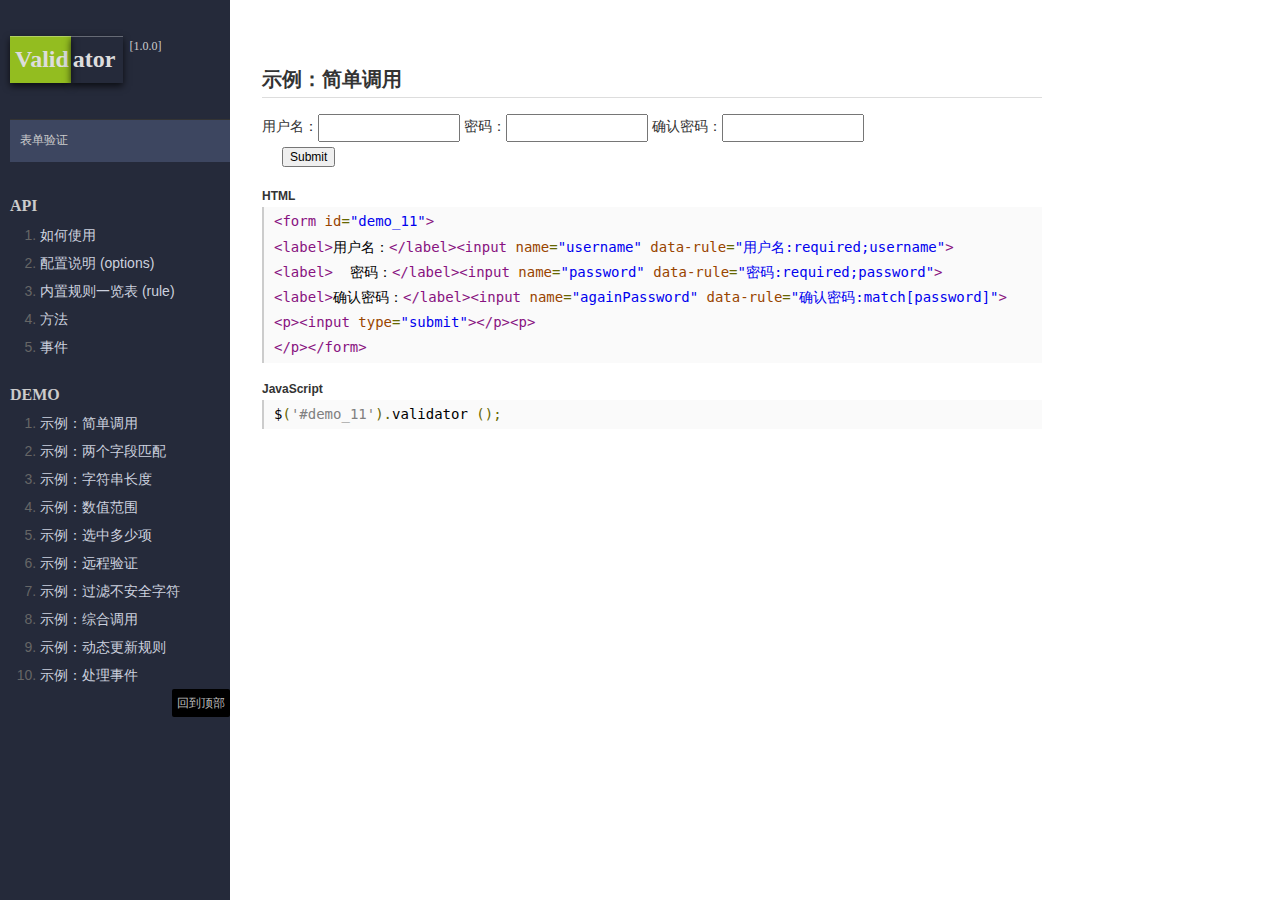
<file: demos/simple.html>
<!DOCTYPE html>
<html>
<head>
    <meta charset="utf-8">
    <meta http-equiv="X-UA-Compatible" content="IE=edge,chrome=1">
    <meta name="viewport" content="width=device-width, minimum-scale=1.0">
    <title> Validator </title>
    <link rel="stylesheet" href="../css/style.css">
    <script src="../js/jquery-1.7.2.min.js"></script>
    <!-- prettify -->
    <link rel="stylesheet" href="../js/prettify/prettify.css">
    <script src="../js/prettify/prettify.js"></script>
    <!-- plugin -->
    <link rel="stylesheet" href="../js/validator/jquery.validator.css">
    <script src="../js/validator/jquery.validator.js"></script>
    <script src="../js/validator/local/zh_CN.js"></script>
    <script src="../js/main.js"></script>
</head>
<body>
<div class="sidebar">
    <h1><span>Valid</span><em>ator</em> <sup class="version">[1.0.0]</sup></h1>
    <div class="description">表单验证</div>
    <h3>API</h3>
    <ol>
        <li><a href="../index.html#plugin_usage">如何使用</a></li>
        <li><a href="../index.html#plugin_config">配置说明 (options)</a></li>
        <li><a href="../index.html#plugin_rule">内置规则一览表 (rule)</a></li>
        <li><a href="../index.html#plugin_method">方法</a></li>
        <li><a href="../index.html#plugin_event">事件</a></li>
    </ol>
    <h3>DEMO</h3>
    <ol>
        <li><a href="simple.html">示例：简单调用</a></li>
        <li><a href="match.html">示例：两个字段匹配</a></li>
        <li><a href="length.html">示例：字符串长度</a></li>
        <li><a href="range.html">示例：数值范围</a></li>
        <li><a href="checked.html">示例：选中多少项</a></li>
        <li><a href="remote.html">示例：远程验证</a></li>
        <li><a href="safe.html">示例：过滤不安全字符</a></li>
        <li><a href="#plugin_demo_complex">示例：综合调用</a></li>
        <li><a href="#plugin_demo_update">示例：动态更新规则</a></li>
        <li><a href="#plugin_demo_event">示例：处理事件</a></li>
    </ol>
    <div class="totop"><a href="#">回到顶部</a></div>
</div>
  
  
  <div class="main-wrapper">
    <div class="main">


<!-- DEMO -->
<br>
<h2 id="plugin_demo_simple">示例：简单调用</h2>
<div class="demo_html">
<form id="demo_11">
<label>用户名：</label><input name="username" data-rule="用户名:required;username">
<label>  密码：</label><input name="password" data-rule="密码:required;password">
<label>确认密码：</label><input name="againPassword" data-rule="确认密码:match[password]">
<p><input type="submit"><p>
</form>
</div>
<h6>JavaScript</h6>
<pre class="prettyprint js">
$('#demo_11').validator ();
</pre>


</div>
  </div>

<!--div id="footer-wrapper">
  <footer>
    <p class="powered">
        <a href="http://niceue.com">Jony</a>
    </p>
  </footer>
</div-->
  </body>
</html>
</file>
<file: css/style.css>
body,
p,
blockquote,
dl,
dd,
ul,
ol,
h1,
h2,
h3,
h4,
h5,
h6,
caption,
form,
fieldset,
legend,
pre {
  margin: 0;
  padding: 0;
}
body,
input,
select,
button,
textarea {
  font: 12px/1.8 Helvetica, Tahoma, Simsun, Arial;
}
textarea {
  resize: vertical;
  overflow: auto;
}
address,
cite,
dfn,
em,
var {
  font-style: normal;
}
q:before,
q:after {
  content: '';
}
img,
iframe,
fieldset {
  border: 0;
}
table {
  border-collapse: collapse;
}
a {
  text-decoration: none;
}
html {
  _background: url("about:blank") fixed;
}
img {
  vertical-align: middle;
  -ms-interpolation-mode: bicubic;
}
iframe {
  vertical-align: top;
}
html {
  font-size: 62.5%;
}
body {
  font-size: 1.2rem;
  color: #333;
  background: #fff;
  margin-left: 220px;
}
p {
  line-height: 2;
  margin-bottom: 0.5em;
}
h1,
h2,
h3,
h4 {
  font-family: "Microsoft Yahei";
}
h1 {
  font-size: 24px;
}
h2 {
  font-size: 20px;
  margin: 36px 0 16px;
}
h3 {
  font-size: 16px;
  margin: 20px 0 0;
}
h4 {
  font-size: 14px;
  margin: 16px 0 10px;
}
h5,
h6 {
  font-size: 12px;
  margin: 16px 0 0;
}
ol li {
  padding-bottom: 10px;
}
pre {
  margin-bottom: 1em;
  white-space: pre;
  white-space: pre-wrap;
  word-wrap: break-word;
}
code {
  background: #fffce8;
  border: 1px solid #fee9cc;
  border-radius: 3px;
  color: rgba(0,0,0,0.75);
  font-family: 'Courier New', 'Terminal', monospace;
  font-size: 12px;
  margin: 0 2px;
  padding: 0 5px;
}
blockquote {
  border-left: 10px solid #ccc;
  background: #f9f9f9;
  color: #777;
  padding: 0.5em 10px;
  margin-bottom: 1.5em;
}
blockquote p {
  color: #777;
}
.cf {
  *zoom: 1;
}
.cf:after {
  display: block;
  content: '\20';
  height: 0;
  clear: both;
}
.fl {
  float: left;
  _display: inline;
}
.fr {
  float: right;
  _display: inline;
}
.hide {
  display: none !important;
}
.inline-block {
  display: inline-block;
  *display: inline;
  *zoom: 1;
}
.break-word {
  word-wrap: break-word;
  word-break: break-all;
}
.fs14 {
  font-size: 14px;
}
.fw700 {
  font-weight: 700;
}
.red {
  color: #c00;
}
.yahei {
  font-family: "Microsoft Yahei";
}
.simsun {
  font-family: Simsun;
}
.ml40 {
  margin-left: 40px;
}
.table {
  border: 1px solid #ccd1df;
  border-bottom: none;
  font-size: 12px;
}
.table caption {
  font: 600 18px/2.5 'microsoft yahei';
}
.table tr {
  border-bottom: 1px solid #ccd1df;
}
.table td {
  padding: 8px;
  border-left: 1px solid #ccd1df;
}
.table thead th {
  text-align: center;
  background: #fafafc;
  padding: 0 5px;
  height: 30px;
}
.table tbody th {
  text-align: right;
  background: #fafafc;
  padding: 0 5px;
  white-space: nowrap;
}
.table pre {
  margin: 0 0 0 5px;
  font-size: 12px;
  color: #333;
}
.table .title {
  text-align: left;
  padding: 10px;
  background: #d5d5d5;
  font-size: 16px;
}
.table .odd td {
  background: #eee;
}
.table .green {
  color: #090;
  font-weight: 400;
  line-height: 2;
}
.orange {
  color: #a60 !important;
}
pre.demo {
  background: #fffce8;
  padding: 10px;
  margin-right: 40px;
  border-left: 2px solid #fee9cc;
  line-height: 16px;
  font-family: 'Courier New', 'Terminal', monospace;
  font-size: 12px;
}
.sidebar {
  position: fixed;
  top: 0;
  bottom: 0;
  overflow: auto;
  width: 220px;
  margin-left: -220px;
  padding-left: 10px;
  background: #252a3a;
  color: #ccc;
  font-size: 12px;
}
.sidebar a {
  line-height: 2;
  color: #ccd1df;
}
.sidebar a:hover {
  color: #93bd20;
  text-decoration: underline;
}
.sidebar h1 {
  margin: 1.5em 0;
  color: #ddd;
}
.sidebar h1 span,
.sidebar h1 em {
  display: inline-block;
  padding: 2px;
}
.sidebar h1 span {
  background: #93bd20;
  padding-left: 5px;
  box-shadow: inset 0px 1px 0px rgba(255,255,255,0.3), 0px 3px 7px rgba(0,0,0,0.7);
}
.sidebar h1 em {
  padding-right: 8px;
  box-shadow: inset 0px 1px 0px rgba(255,255,255,0.3), 0px 3px 7px rgba(0,0,0,0.7);
}
.sidebar ol {
  margin: 0 0 0 10px;
  font-size: 14px;
  padding-left: 20px;
  color: #666;
}
.sidebar li {
  padding: 0;
}
.sidebar .version {
  font-size: 12px;
  color: #ccc;
  position: relative;
  top: -8px;
  font-weight: 400;
}
.sidebar .description {
  margin: 0 0 30px 0;
  padding: 10px;
  background: #3d4660;
  border-top: 1px solid #333;
}
.sidebar .totop {
  text-align: right;
}
.sidebar .totop a {
  display: inline-block;
  background: #000;
  color: #bbb;
  padding: 2px 5px;
  border-radius: 2px;
  border: none;
}
.sidebar .totop a:hover {
  background: #1a1a1a;
}
.main {
  padding: 0 0 0 3em;
  max-width: 780px;
  vertical-align: top;
  font-size: 14px;
}
.main a {
  color: #93bd20;
  text-decoration: underline;
}
.main a:hover {
  text-decoration: none;
}
.main h2 {
  border-bottom: 1px solid #ddd;
}
.main p {
  padding-left: 20px;
}
.main ul,
.main ol {
  margin-left: 4em;
}
.main hr {
  display: block;
  border: 0;
  height: 4px;
  background-color: #ddd;
  margin-top: 20px;
}
.settings h3 {
  font-family: Helvetica;
  font-size: 18px;
  margin-top: 1.2em;
}
.settings em {
  background: none;
  color: #999;
  font-family: Georgia, serif;
  font-size: 14px;
  font-style: italic;
  font-weight: normal;
  margin-left: 4px;
}
.footer-wrapper {
  clear: both;
  color: #9c9c9c;
  text-shadow: 0 1px 0 #fff;
  font-family: Georgia, 'Xin Gothic', 'PT Sans', 'Hiragino Sans GB', 'Helvetica Neue', Helvetica, Arial, sans-serif;
  font-size: 12px;
  margin-left: auto;
  margin-right: auto;
  max-width: 1040px;
  *width: 1040px;
  padding: 10px 0;
  text-align: right;
}
.footer-wrapper a {
  color: #9c9c9c;
  text-decoration: none;
}
.footer-wrapper iframe {
  position: relative;
  top: 3px;
}
</file>
<file: js/prettify/prettify.css>
.pln{color:#000}
@media screen{
  .str{color:#080}
  .kwd{color:#00b}
  .com{color:#236E25;}
  .typ{color:#606}
  .lit{color:#066}
  .pun,.opn,.clo{color:#660}
  .tag{color:#00f}
  .atn{color:#f00}
  .atv{color:#080}
  .dec,.var{color:#606}
  .fun{color:red}

  .html .tag {color:#881280;}
  .html .atn {color:#994500;}
  .html .atv {color:#0000EE;}
  .js .str {color:#808080;}
  .js .lit {color:#F70066;}
  .js .typ {color:#F9243E;}
}
@media print,projection{
  .str{color:#060}
  .kwd{color:#006;font-weight:bold}
  .com{color:#600;font-style:italic}
  .typ{color:#404;font-weight:bold}
  .lit{color:#044}
  .pun,.opn,.clo{color:#440}
  .tag{color:#006;font-weight:bold}
  .atn{color:#404}
  .atv{color:#060}
}
pre.prettyprint{padding:2px 2px 2px 10px;border-left:2px solid #ccc; background:#fafafa;}
ol.linenums{margin-top:0;margin-bottom:0}
li.L0,li.L1,li.L2,li.L3,li.L5,li.L6,li.L7,li.L8{list-style-type:none}
li.L1,li.L3,li.L5,li.L7,li.L9{background:#eee}
</file>
